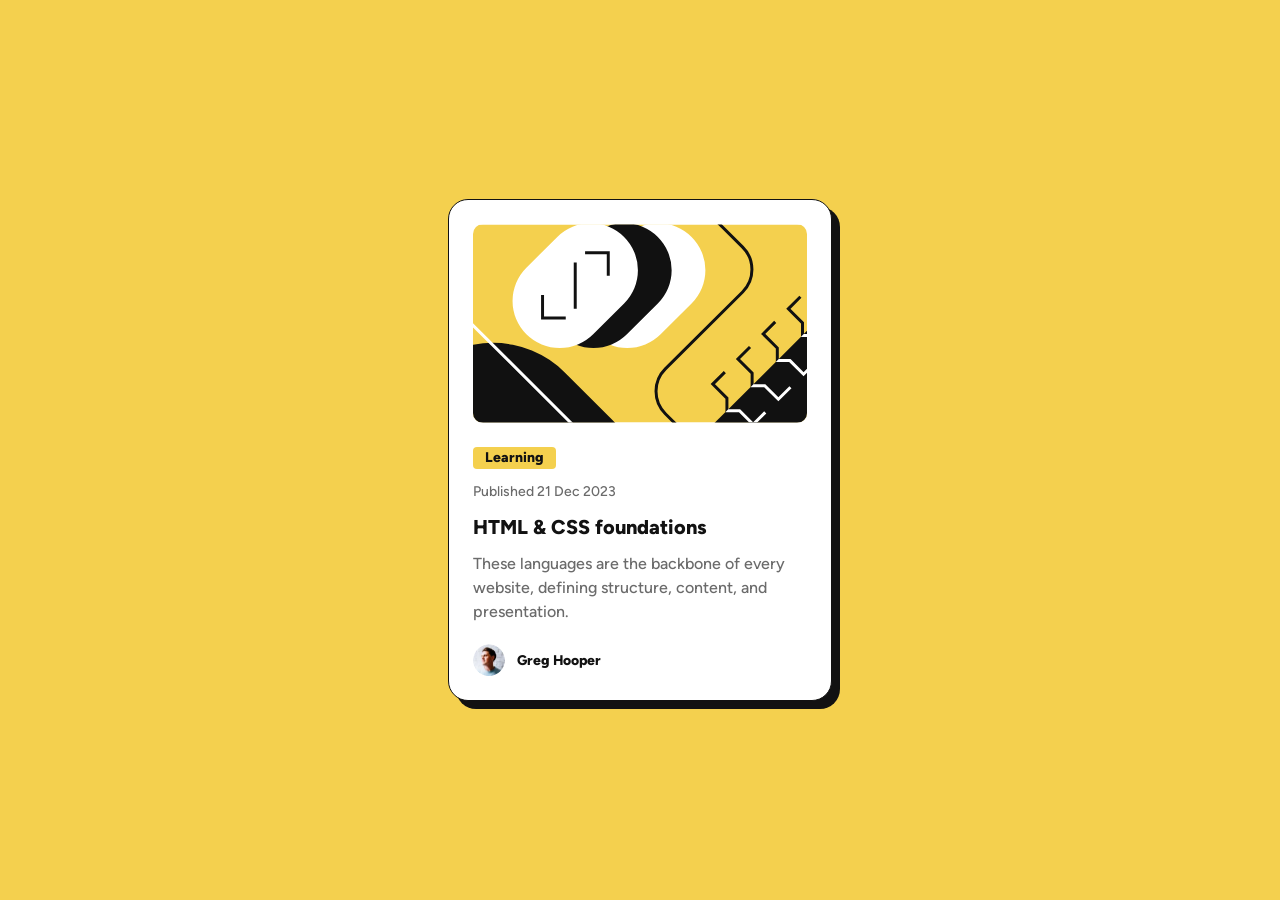
<file: blog-preview-card-main/index.html>
<!doctype html>
<html lang="en">
  <head>
    <meta charset="UTF-8" />
    <meta name="viewport" content="width=device-width, initial-scale=1.0" />

    <link
      rel="icon"
      type="image/png"
      sizes="32x32"
      href="./assets/images/favicon-32x32.png"
    />
    <link rel="stylesheet" href="style.css" />

    <title>Frontend Mentor | Blog preview card</title>
  </head>
  <body>
    <main>
      <article class="card">
        <!-- Top illustration -->
        <img
          class="card__image"
          src="./assets/images/illustration-article.svg"
          alt="Illustration of HTML and CSS code concepts"
        />

        <!-- Card body -->
        <div class="card__content">
          <!-- Category badge -->
          <span class="card__badge">Learning</span>

          <!-- Published date -->
          <p class="card__date">Published 21 Dec 2023</p>

          <!-- Article title — has hover & focus state -->
          <h2 class="card__title">HTML &amp; CSS foundations</h2>

          <!-- Description -->
          <p class="card__description">
            These languages are the backbone of every website, defining
            structure, content, and presentation.
          </p>

          <!-- Author row -->
          <div class="card__author">
            <img
              class="card__avatar"
              src="./assets/images/image-avatar.webp"
              alt="Photo of Greg Hooper"
            />
            <span class="card__author-name">Greg Hooper</span>
          </div>
        </div>
      </article>
    </main>

    <!-- Attribution — hidden in CSS, kept for credit -->
    <footer class="attribution">
      Challenge by
      <a href="https://www.frontendmentor.io?ref=challenge" target="_blank"
        >Frontend Mentor</a
      >. Coded
</file>
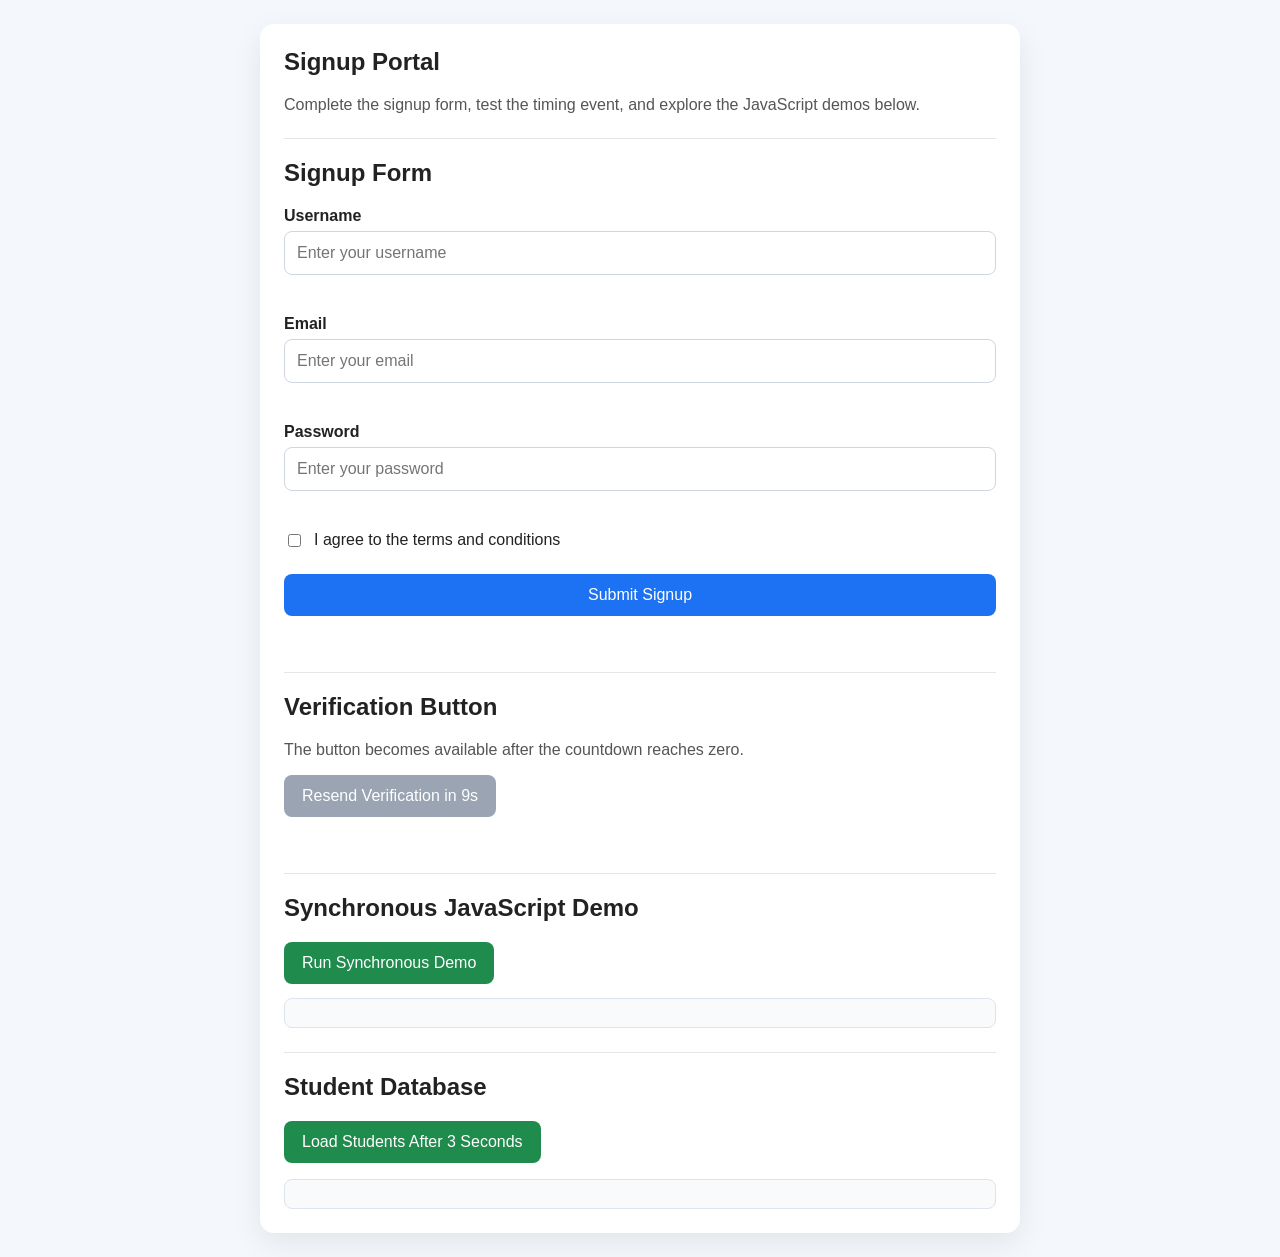
<file: javascript-bootcamp-task-3/index.html>
<!DOCTYPE html>
<html lang="en">
<head>
  <meta charset="UTF-8">
  <meta name="viewport" content="width=device-width, initial-scale=1.0">
  <title>Signup Portal</title>
  <link rel="stylesheet" href="style.css">
</head>
<body>
  <main class="page-container">
    <section class="card">
      <h1>Signup Portal</h1>
      <p class="intro-text">Complete the signup form, test the timing event, and explore the JavaScript demos below.</p>

      <section class="section-block">
        <h2>Signup Form</h2>

        <form id="signupForm">
          <div class="form-group">
            <label for="username">Username</label>
            <input type="text" id="username" placeholder="Enter your username">
            <span id="usernameError" class="error-message"></span>
          </div>

          <div class="form-group">
            <label for="email">Email</label>
            <input type="text" id="email" placeholder="Enter your email">
            <span id="emailError" class="error-message"></span>
          </div>

          <div class="form-group">
            <label for="password">Password</label>
            <input type="password" id="password" placeholder="Enter your password">
            <span id="passwordError" class="error-message"></span>
          </div>

          <div class="checkbox-group">
            <input type="checkbox" id="terms">
            <label for="terms">I agree to the terms and conditions</label>
          </div>
          <span id="termsError" class="error-message"></span>

          <button type="submit" class="primary-button">Submit Signup</button>
          <p id="successMessage" class="success-message"></p>
        </form>
      </section>

      <section class="section-block">
        <h2>Verification Button</h2>
        <p class="helper-text">The button becomes available after the countdown reaches zero.</p>
        <button id="resendButton" class="secondary-button" disabled>Resend Verification in 10s</button>
        <p id="verificationMessage" class="success-message"></p>
      </section>

      <section class="section-block">
        <h2>Synchronous JavaScript Demo</h2>
        <button id="runSyncButton" class="secondary-button">Run Synchronous Demo</button>
        <div id="syncOutput" class="output-box"></div>
      </section>

      <section class="section-block">
        <h2>Student Database</h2>
        <button id="loadStudentsButton" class="secondary-button">Load Students After 3 Seconds</button>
        <p id="studentStatus" class="helper-text"></p>
        <div id="studentOutput" class="student-list"></div>
      </section>
    </section>
  </main>

  <script src="script.js"></script>
</body>
</html>
</file>
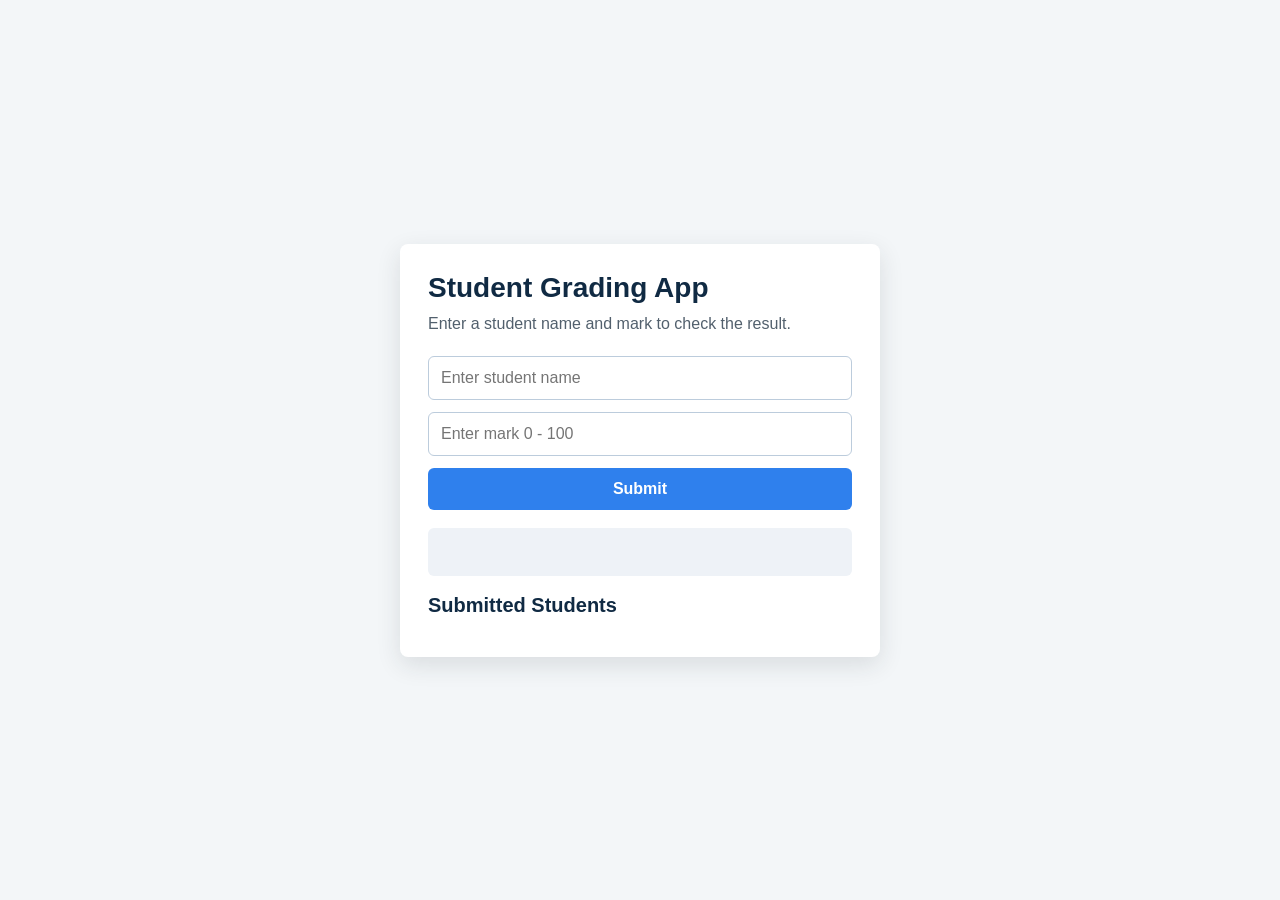
<file: student-grading-app/index.html>
<!DOCTYPE html>
<html lang="en">
<head>
  <meta charset="UTF-8" />
  <meta name="viewport" content="width=device-width, initial-scale=1.0" />
  <title>Student Grading App</title>
  <link rel="stylesheet" href="style.css" />
</head>
<body>

  <main class="container">
    <h1>Student Grading App</h1>
    <p>Enter a student name and mark to check the result.</p>

    <div class="form">
      <input type="text" id="studentName" placeholder="Enter student name" />

      <input type="number" id="studentMark" placeholder="Enter mark 0 - 100" />

      <button id="submitBtn">Submit</button>
    </div>

    <div id="resultArea" class="result-area"></div>

    <h2>Submitted Students</h2>
    <ul id="studentList"></ul>
  </main>

  <script src="script.js"></script>
</body>
</html>
</file>
<file: blog-preview-card-main/style.css>
/* FONTS */
@font-face {
  font-family: "Figtree";
  src: url("./assets/fonts/Figtree-VariableFont_wght.ttf") format("truetype");
  font-weight: 100 900;
  font-style: normal;
}

@font-face {
  font-family: "Figtree";
  src: url("./assets/fonts/Figtree-Italic-VariableFont_wght.ttf")
    format("truetype");
  font-weight: 100 900;
  font-style: italic;
}

/* DESIGN TOKENS */
:root {
  --yellow: hsl(47, 88%, 63%);
  --white: hsl(0, 0%, 100%);
  --gray-500: hsl(0, 0%, 42%);
  --gray-950: hsl(0, 0%, 7%);

  --fw-medium: 500;
  --fw-bold: 800;
}

/* RESET */
*,
*::before,
*::after {
  box-sizing: border-box;
  margin: 0;
  padding: 0;
}

/* BASE / BODY */
body {
  font-family: "Figtree", sans-serif;
  font-size: 16px; 
  font-weight: var(--fw-medium);
  line-height: 1.5;
  color: var(--gray-950);

  background-color: var(--yellow); 
  min-height: 100vh;

  /* Centre the card */
  display: flex;
  align-items: center;
  justify-content: center;
  padding: 24px;
}

/* CARD */
.card {
  background-color: var(--white);
  border: 1px solid var(--gray-950);
  border-radius: 20px;
  box-shadow: 8px 8px 0 var(--gray-950); 

  max-width: 384px; 
  width: 100%; 
  padding: 24px;
}

/* CARD — ILLUSTRATION IMAGE */
.card__image {
  display: block;
  width: 100%; 
  height: auto;
  border-radius: 10px;
  margin-bottom: 24px;
}

/* CARD — CONTENT AREA */
.card__content {
  display: flex;
  flex-direction: column;
  gap: 12px;
}

/* ── Category badge ── */
.card__badge {
  display: inline-block;
  align-self: flex-start; 

  background-color: var(--yellow);
  color: var(--gray-950);
  font-size: 14px;
  font-weight: var(--fw-bold);
  line-height: 1;
  padding: 4px 12px;
  border-radius: 4px;
}

/* ── Published date ── */
.card__date {
  font-size: 14px;
  font-weight: var(--fw-medium);
  color: var(--gray-500);
}

/* ── Article title ── */
.card__title {
  font-size: 20px;
  font-weight: var(--fw-bold);
  color: var(--gray-950);
  line-height: 1.3;

  /* Makes the hover/focus cursor obvious */
  cursor: pointer;
  transition: color 0.2s ease;
}

/* Hover AND focus — required by the challenge README */
.card__title:hover,
.card__title:focus {
  color: var(--yellow);
  outline: none; 
}

/* ── Description paragraph ── */
.card__description {
  font-size: 16px; 
  font-weight: var(--fw-medium);
  color: var(--gray-500);
  line-height: 1.5;
}

/* ── Author row ── */
.card__author {
  display: flex;
  align-items: center;
  gap: 12px;
  margin-top: 8px; 
}

.card__avatar {
  width: 32px;
  height: 32px;
  border-radius: 50%;
  object-fit: cover;
  flex-shrink: 0;
}

.card__author-name {
  font-size: 14px;
  font-weight: var(--fw-bold);
  color: var(--gray-950);
}

/* ATTRIBUTION */
.attribution {
  display: none;
}

/* RESPONSIVE — mobila */
@media (max-width: 375px) {
  body {
    padding: 16px;
    align-items: flex-start;
    padding-top: 40px;
    padding-bottom: 40px;
  }

  .card {
    border-radius: 16px;
    padding: 20px;
  }

  .card__image {
    margin-bottom: 20px;
  }
}
</file>
<file: javascript-bootcamp-task-3/style.css>
/* Basic page styling */
body {
  margin: 0;
  font-family: Arial, sans-serif;
  background-color: #f4f7fb;
  color: #222222;
}

.page-container {
  min-height: 100vh;
  display: flex;
  align-items: center;
  justify-content: center;
  padding: 24px;
  box-sizing: border-box;
}

.card {
  width: 100%;
  max-width: 760px;
  background-color: #ffffff;
  padding: 24px;
  border-radius: 14px;
  box-shadow: 0 10px 30px rgba(0, 0, 0, 0.08);
  box-sizing: border-box;
}

h1,
h2 {
  margin-top: 0;
}

.intro-text,
.helper-text {
  color: #555555;
}

.section-block {
  margin-top: 24px;
  padding-top: 20px;
  border-top: 1px solid #e6e6e6;
}

.form-group {
  margin-bottom: 16px;
}

label {
  display: block;
  margin-bottom: 6px;
  font-weight: bold;
}

input[type="text"],
input[type="password"] {
  width: 100%;
  padding: 12px;
  border: 1px solid #cfd6df;
  border-radius: 8px;
  font-size: 16px;
  box-sizing: border-box;
}

.checkbox-group {
  display: flex;
  align-items: center;
  gap: 10px;
  margin-bottom: 6px;
}

.checkbox-group label {
  margin-bottom: 0;
  font-weight: normal;
}

button {
  border: none;
  border-radius: 8px;
  padding: 12px 18px;
  font-size: 16px;
  cursor: pointer;
  transition: background-color 0.2s ease;
}

.primary-button {
  width: 100%;
  background-color: #1d72f3;
  color: #ffffff;
}

.primary-button:hover {
  background-color: #155bc2;
}

.secondary-button {
  background-color: #1f8b4c;
  color: #ffffff;
}

.secondary-button:hover {
  background-color: #166738;
}

button:disabled {
  background-color: #9aa4b2;
  cursor: not-allowed;
}

.error-message {
  display: block;
  min-height: 18px;
  margin-top: 6px;
  color: #c62828;
  font-size: 14px;
}

.success-message {
  min-height: 20px;
  margin-top: 12px;
  color: #1b7f3c;
  font-weight: bold;
}

.invalid-input {
  border: 1px solid #c62828;
}

.output-box,
.student-list {
  margin-top: 14px;
  padding: 14px;
  border-radius: 8px;
  background-color: #f8fafc;
  border: 1px solid #dde4ec;
}

.output-box p,
.student-card {
  margin: 0 0 10px 0;
}

.student-card:last-child,
.output-box p:last-child {
  margin-bottom: 0;
}

.student-card {
  padding-bottom: 10px;
  border-bottom: 1px solid #dde4ec;
}

@media (max-width: 600px) {
  .card {
    padding: 18px;
  }

  button {
    width: 100%;
  }

  .checkbox-group {
    align-items: flex-start;
  }
}
</file>
<file: student-grading-app/style.css>
* {
  box-sizing: border-box;
}

body {
  margin: 0;
  min-height: 100vh;
  font-family: Arial, sans-serif;
  background-color: #f3f6f8;
  color: #1f2933;
  display: flex;
  justify-content: center;
  align-items: center;
  padding: 20px;
}

.container {
  width: 100%;
  max-width: 480px;
  background-color: #ffffff;
  padding: 28px;
  border-radius: 8px;
  box-shadow: 0 8px 24px rgba(31, 41, 51, 0.12);
}

h1,
h2 {
  margin-top: 0;
  color: #102a43;
}

h1 {
  font-size: 28px;
  margin-bottom: 8px;
}

h2 {
  font-size: 20px;
  margin-bottom: 12px;
}

p {
  margin-top: 0;
  margin-bottom: 20px;
  color: #52606d;
  line-height: 1.5;
}

.form {
  display: flex;
  flex-direction: column;
  gap: 12px;
}

input {
  width: 100%;
  padding: 12px;
  font-size: 16px;
  border: 1px solid #bcccdc;
  border-radius: 6px;
}

input:focus {
  outline: none;
  border-color: #2f80ed;
}

button {
  padding: 12px;
  font-size: 16px;
  font-weight: bold;
  color: #ffffff;
  background-color: #2f80ed;
  border: none;
  border-radius: 6px;
  cursor: pointer;
}

button:hover {
  background-color: #1f6fd1;
}

.result-area {
  min-height: 48px;
  margin: 18px 0;
  padding: 12px;
  border-radius: 6px;
  background-color: #eef2f7;
  color: #334e68;
  line-height: 1.5;
}

.result-area.success {
  background-color: #e3f9e5;
  color: #1f7a3d;
}

.result-area.error {
  background-color: #ffe3e3;
  color: #c92a2a;
}

#studentList {
  list-style-type: none;
  padding: 0;
  margin: 0;
}

#studentList li {
  padding: 10px 12px;
  margin-bottom: 8px;
  background-color: #f8fafc;
  border-left: 4px solid #2f80ed;
  border-radius: 6px;
}

@media (max-width: 520px) {
  body {
    align-items: flex-start;
  }

  .container {
    padding: 20px;
  }

  h1 {
    font-size: 24px;
  }
}
</file>
